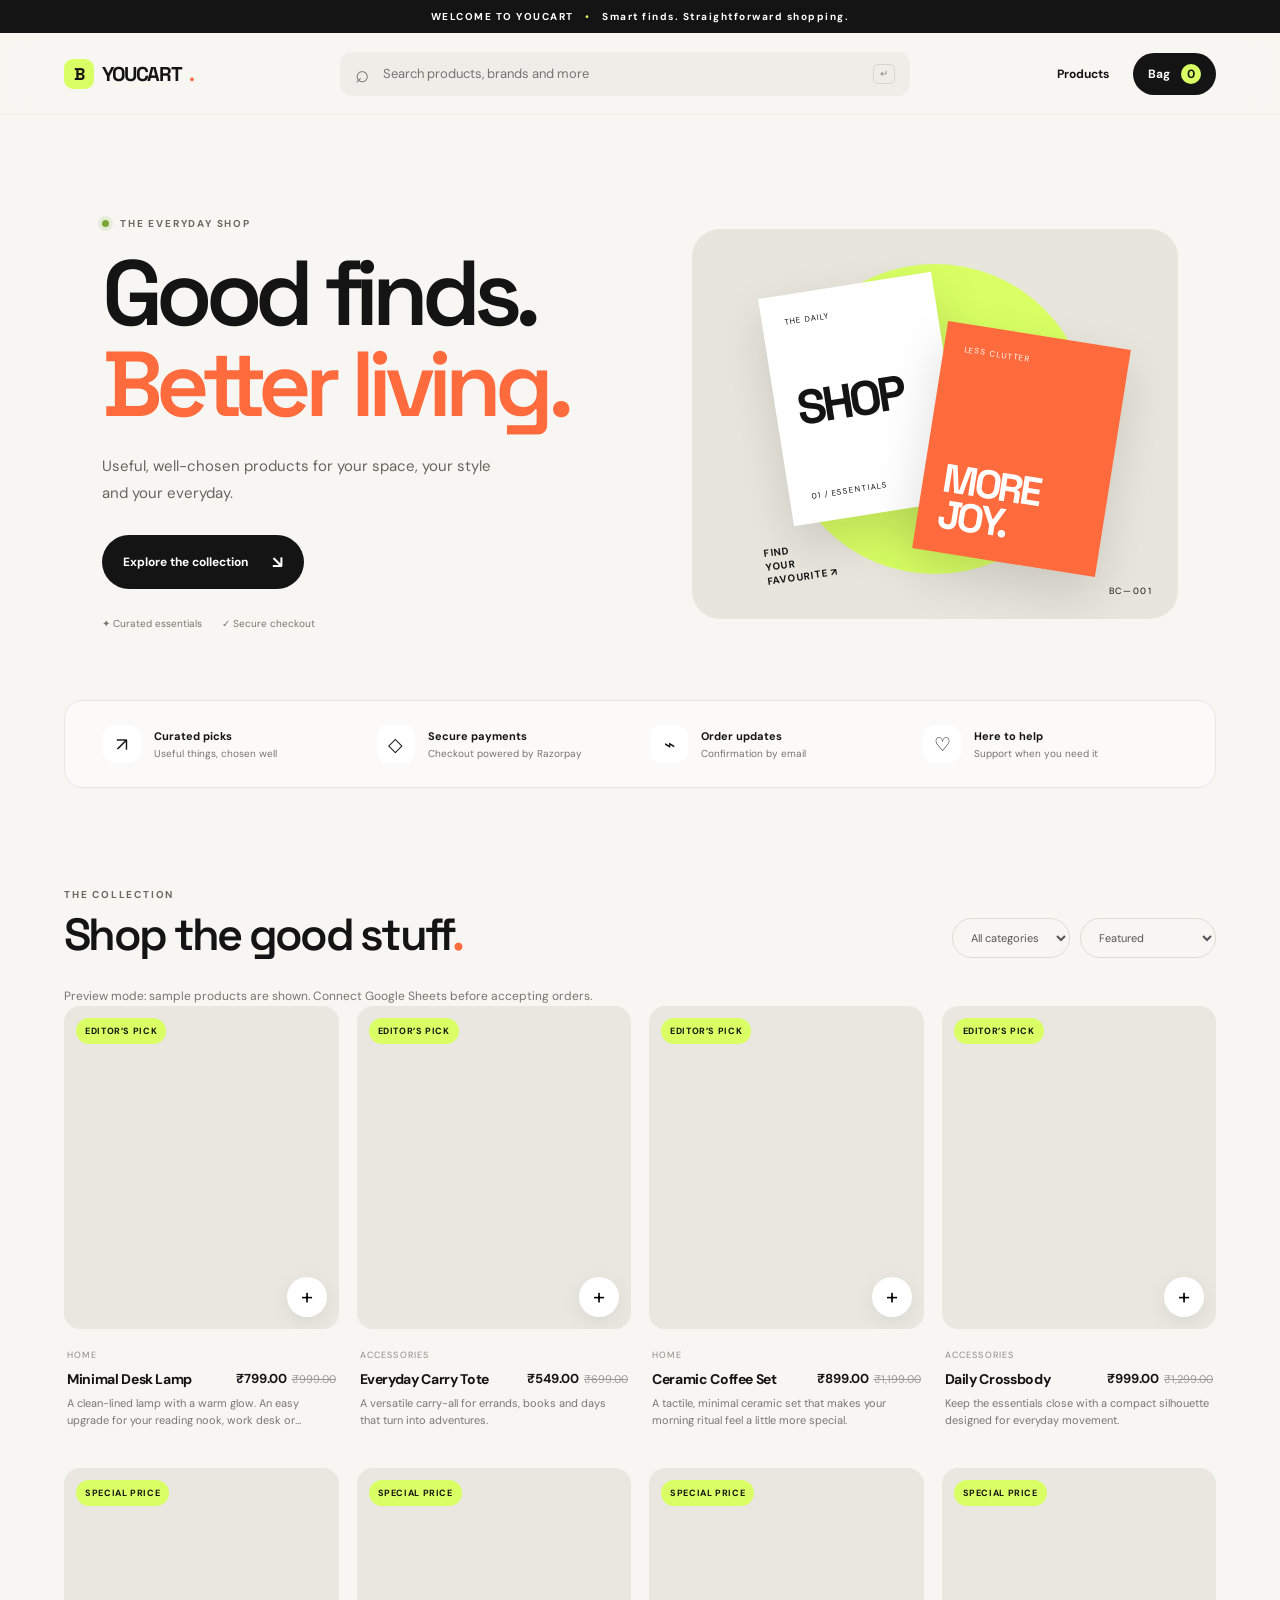
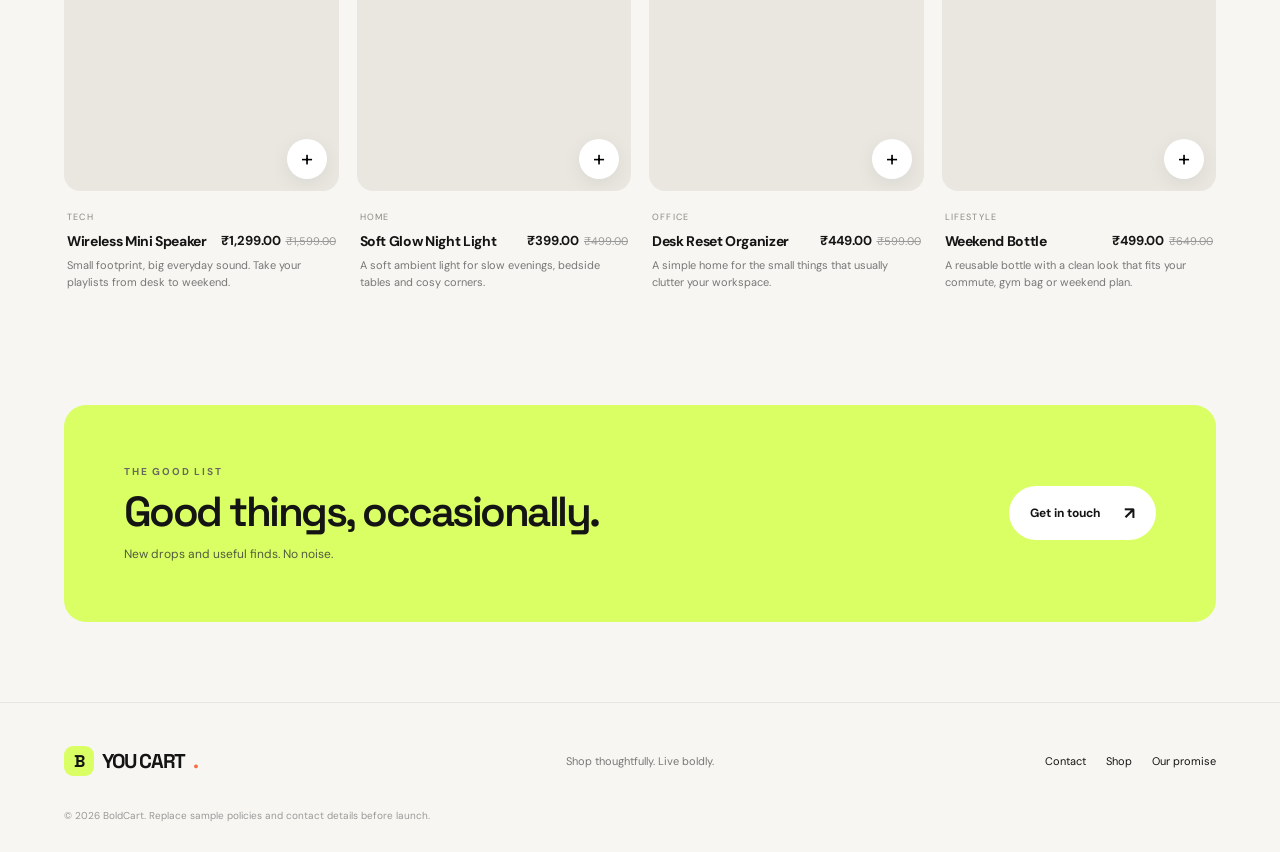
<file: index.html>
<!doctype html>
<html lang="en">
<head>
  <meta charset="utf-8">
  <meta name="viewport" content="width=device-width, initial-scale=1">
  <meta name="theme-color" content="#111827">
  <meta name="description" content="Shop smart with BoldCart. Modern finds for everyday living.">
  <title>YouCart — Shop Smart</title>
  <link rel="preconnect" href="https://fonts.googleapis.com">
  <link rel="preconnect" href="https://fonts.gstatic.com" crossorigin>
  <link href="https://fonts.googleapis.com/css2?family=DM+Sans:wght@400;500;600;700&family=Space+Grotesk:wght@500;600;700&display=swap" rel="stylesheet">
  <link rel="stylesheet" href="style.css">
  <script src="https://checkout.razorpay.com/v1/checkout.js" defer></script>
  <script src="app.js" defer></script>
</head>
<body>
  <div class="announcement">WELCOME TO YOUCART <span>•</span> Smart finds. Straightforward shopping.</div>
  <header class="site-header">
    <a class="brand" href="#" aria-label="BoldCart home"><span class="brand-mark">B</span> YOUCART<span class="brand-dot">.</span></a>
    <div class="search-wrap"><span aria-hidden="true">⌕</span><input id="searchInput" type="search" placeholder="Search products, brands and more" aria-label="Search products"><kbd>↵</kbd></div>
    <nav class="header-actions">
      <a href="#benefits" class="header-link">Products</a>
      <button id="cartOpen" class="cart-button" aria-label="Open shopping cart">Bag <span id="cartCount">0</span></button>
    </nav>
  </header>
  <main>
    <section class="hero">
      <div class="hero-copy">
        <p class="eyebrow"><span class="live-dot"></span> THE EVERYDAY SHOP</p>
        <h1>Good finds.<br><em>Better living.</em></h1>
        <p class="hero-subtitle">Useful, well-chosen products for your space, your style and your everyday.</p>
        <a class="primary-button" href="#shop">Explore the collection <span>↘</span></a>
        <div class="hero-proof"><span>✦ Curated essentials</span><span>✓ Secure checkout</span></div>
      </div>
      <div class="hero-art" role="img" aria-label="Minimal abstract product showcase">
        <div class="art-circle"></div><div class="art-card art-card-one"><span>THE DAILY</span><b>SHOP</b><small>01 / ESSENTIALS</small></div>
        <div class="art-card art-card-two"><span>LESS CLUTTER</span><b>MORE<br>JOY.</b></div>
        <div class="art-sticker">FIND<br>YOUR<br>FAVOURITE ↗</div>
        <div class="art-number">BC—001</div>
      </div>
    </section>
    <section class="trust-strip" id="benefits">
      <div><span>↗</span><p><b>Curated picks</b><small>Useful things, chosen well</small></p></div>
      <div><span>◇</span><p><b>Secure payments</b><small>Checkout powered by Razorpay</small></p></div>
      <div><span>⌁</span><p><b>Order updates</b><small>Confirmation by email</small></p></div>
      <div><span>♡</span><p><b>Here to help</b><small>Support when you need it</small></p></div>
    </section>
    <section class="shop-section" id="shop">
      <div class="section-heading"><div><p class="eyebrow">THE COLLECTION</p><h2>Shop the good stuff<span>.</span></h2></div><div class="catalog-controls"><select id="categoryFilter" aria-label="Filter category"><option value="all">All categories</option></select><select id="sortFilter" aria-label="Sort products"><option value="featured">Featured</option><option value="price-low">Price: low to high</option><option value="price-high">Price: high to low</option><option value="name">Name: A–Z</option></select></div></div>
      <div id="statusMessage" class="status-message" role="status">Loading the collection…</div>
      <div id="productGrid" class="product-grid"></div>
    </section>
    <section class="newsletter">
      <div><p class="eyebrow">THE GOOD LIST</p><h2>Good things, occasionally.</h2><p>New drops and useful finds. No noise.</p></div>
      <a class="secondary-button" href="mailto:hello@example.com?subject=BoldCart%20updates">Get in touch <span>↗</span></a>
    </section>
  </main>
  <footer class="site-footer"><a class="brand footer-brand" href="#"><span class="brand-mark">B</span>YOU CART<span class="brand-dot">.</span></a><p>Shop thoughtfully. Live boldly.</p><div><a href="mailto:hello@example.com">Contact</a><a href="#shop">Shop</a><a href="#benefits">Our promise</a></div><small>© <span id="year"></span> BoldCart. Replace sample policies and contact details before launch.</small></footer>

  <div id="productModal" class="modal" aria-hidden="true">
    <div class="modal-backdrop" data-close="product"></div><section class="modal-panel product-modal-panel" role="dialog" aria-modal="true" aria-labelledby="modalTitle">
      <button class="modal-close" data-close="product" aria-label="Close product details">×</button><div id="productDetail"></div>
    </section>
  </div>
  <div id="cartDrawer" class="drawer" aria-hidden="true">
    <div class="drawer-backdrop" data-close="cart"></div><aside class="drawer-panel" role="dialog" aria-modal="true" aria-labelledby="cartTitle">
      <div class="drawer-head"><div><p class="eyebrow">YOUR SELECTION</p><h2 id="cartTitle">Shopping bag</h2></div><button class="modal-close" data-close="cart" aria-label="Close cart">×</button></div>
      <div id="cartItems" class="cart-items"></div><div class="cart-bottom"><div class="subtotal-row"><span>Subtotal</span><b id="cartSubtotal">₹0</b></div><p class="microcopy">Shipping and final total are confirmed at checkout.</p><button id="checkoutStart" class="primary-button full-button">Continue to checkout <span>→</span></button><p class="microcopy centered">Secure payment powered by Razorpay</p></div>
    </aside>
  </div>
  <div id="checkoutModal" class="modal" aria-hidden="true">
    <div class="modal-backdrop" data-close="checkout"></div><section class="modal-panel checkout-panel" role="dialog" aria-modal="true" aria-labelledby="checkoutTitle">
      <button class="modal-close" data-close="checkout" aria-label="Close checkout">×</button><p class="eyebrow">ALMOST YOURS</p><h2 id="checkoutTitle">Delivery details</h2><p class="form-intro">Enter your delivery details. Payment is completed securely through Razorpay.</p>
      <form id="checkoutForm">
        <div class="form-grid"><label>Full name<input name="customerName" autocomplete="name" required maxlength="100"></label><label>Email address<input name="email" type="email" autocomplete="email" required maxlength="160"></label><label>Phone number<input name="phone" type="tel" autocomplete="tel" required maxlength="20"></label><label>Postal code<input name="postalCode" autocomplete="postal-code" required maxlength="12"></label><label class="wide">Address line 1<input name="address1" autocomplete="address-line1" required maxlength="200"></label><label class="wide">Address line 2 (optional)<input name="address2" autocomplete="address-line2" maxlength="200"></label><label>City<input name="city" autocomplete="address-level2" required maxlength="80"></label><label>State<input name="state" autocomplete="address-level1" required maxlength="80"></label><label class="wide">Country<input name="country" autocomplete="country-name" value="India" required maxlength="80"></label></div>
        <div class="checkout-total"><span>Order total</span><strong id="checkoutTotal">₹0</strong></div><button id="payButton" class="primary-button full-button" type="submit">Pay securely <span>↗</span></button><p id="checkoutMessage" class="status-message" role="status"></p><p class="microcopy centered">Your payment details are handled by Razorpay, not stored on this website.</p>
      </form>
    </section>
  </div>
  <div id="toast" class="toast" role="status" aria-live="polite"></div>
</body>
</html>
</file>
<file: style.css>
:root{--ink:#141414;--muted:#747474;--paper:#f7f6f2;--white:#fff;--line:#e8e6e0;--lime:#d9ff64;--orange:#ff6b3d;--radius:18px;--shadow:0 20px 60px #17171714}*{box-sizing:border-box}html{scroll-behavior:smooth}body{margin:0;background:var(--paper);color:var(--ink);font-family:"DM Sans",sans-serif}button,input,select{font:inherit}button,a,select{-webkit-tap-highlight-color:transparent}a{color:inherit;text-decoration:none}.announcement{background:var(--ink);color:white;text-align:center;font-size:10px;letter-spacing:.15em;font-weight:700;padding:10px 15px}.announcement span{color:var(--lime);padding:0 8px}.site-header{height:82px;padding:0 clamp(18px,5vw,76px);display:flex;align-items:center;gap:32px;background:#f7f6f2ed;position:sticky;top:0;z-index:10;border-bottom:1px solid #e8e6e088;backdrop-filter:blur(16px)}.brand{font:700 20px "Space Grotesk",sans-serif;letter-spacing:-.07em;display:flex;align-items:center;gap:8px;white-space:nowrap}.brand-mark{display:grid;place-items:center;width:30px;height:30px;background:var(--lime);border-radius:9px;font-size:17px;letter-spacing:-.08em}.brand-dot,.section-heading h2 span{color:var(--orange)}.search-wrap{display:flex;align-items:center;gap:12px;background:#eeede8;border:1px solid transparent;border-radius:12px;padding:0 14px;height:44px;flex:1;max-width:570px;margin:auto}.search-wrap:focus-within{border-color:#b6b6a9}.search-wrap>span{font-size:24px;color:#777}.search-wrap input{border:0;outline:0;background:transparent;width:100%;font-size:13px}.search-wrap kbd{font-size:10px;color:#888;border:1px solid #d7d5cd;border-radius:5px;padding:3px 6px}.header-actions{display:flex;align-items:center;gap:24px}.header-link{font-size:12px;font-weight:700;white-space:nowrap}.cart-button{background:var(--ink);color:white;border:0;border-radius:100px;padding:11px 15px;font-size:12px;font-weight:700;cursor:pointer;white-space:nowrap}.cart-button span{display:inline-grid;place-items:center;min-width:20px;height:20px;background:var(--lime);color:var(--ink);border-radius:50%;margin-left:8px}.hero{padding:clamp(48px,8vw,112px) clamp(22px,8vw,120px) 70px;display:grid;grid-template-columns:1fr .9fr;gap:50px;align-items:center;max-width:1500px;margin:auto;min-height:510px}.eyebrow{font-size:10px;font-weight:700;letter-spacing:.18em;color:#696960;margin:0 0 18px}.live-dot{display:inline-block;width:7px;height:7px;background:#79a832;border-radius:50%;margin-right:7px;box-shadow:0 0 0 4px #79a83220}.hero h1{font:600 clamp(50px,7.2vw,94px)/.98 "Space Grotesk",sans-serif;letter-spacing:-.075em;margin:0}.hero h1 em{font-style:normal;color:var(--orange)}.hero-subtitle{font-size:15px;line-height:1.8;color:#66665e;max-width:390px;margin:24px 0 28px}.primary-button,.secondary-button{display:inline-flex;align-items:center;justify-content:center;gap:24px;border:0;border-radius:100px;padding:16px 21px;background:var(--ink);color:white;font-size:12px;font-weight:700;cursor:pointer;transition:transform .2s,background .2s}.primary-button:hover,.secondary-button:hover{transform:translateY(-2px);background:#333}.primary-button span,.secondary-button span{font-size:17px}.hero-proof{display:flex;gap:20px;margin-top:28px;color:#77766d;font-size:10px}.hero-art{height:390px;position:relative;overflow:hidden;border-radius:28px;background:#e8e5dc;isolation:isolate}.art-circle{position:absolute;width:310px;height:310px;background:var(--lime);border-radius:50%;top:35px;left:calc(50% - 155px);z-index:-1}.art-card{position:absolute;display:flex;flex-direction:column;box-shadow:0 20px 50px #0002}.art-card-one{width:175px;height:230px;background:#fff;padding:22px;top:55px;left:17%;transform:rotate(-9deg);justify-content:space-between}.art-card-one span,.art-card-one small{font-size:8px;letter-spacing:.12em}.art-card-one b{font:700 48px/.85 "Space Grotesk";letter-spacing:-.08em}.art-card-two{width:185px;height:230px;background:var(--orange);color:white;padding:20px;right:13%;top:105px;transform:rotate(9deg);justify-content:space-between}.art-card-two span{font-size:8px;letter-spacing:.12em}.art-card-two b{font:700 40px/.9 "Space Grotesk";letter-spacing:-.08em}.art-sticker{position:absolute;bottom:35px;left:15%;font-size:10px;line-height:1.4;font-weight:700;letter-spacing:.08em;transform:rotate(-8deg)}.art-number{position:absolute;right:25px;bottom:22px;font-size:9px;letter-spacing:.18em}.trust-strip{display:grid;grid-template-columns:repeat(4,1fr);gap:20px;margin:0 clamp(18px,5vw,76px);padding:24px clamp(15px,3vw,42px);border:1px solid var(--line);border-radius:18px;background:#ffffff70}.trust-strip>div{display:flex;align-items:center;gap:13px}.trust-strip>div>span{display:grid;place-items:center;flex-shrink:0;width:38px;height:38px;border-radius:12px;background:white;font-size:19px}.trust-strip p{margin:0;display:flex;flex-direction:column;gap:4px}.trust-strip b{font-size:11px}.trust-strip small{font-size:10px;color:var(--muted)}.shop-section{padding:100px clamp(18px,5vw,76px);max-width:1600px;margin:auto}.section-heading{display:flex;align-items:end;justify-content:space-between;gap:25px;margin-bottom:30px}.section-heading .eyebrow{margin-bottom:10px}.section-heading h2,.newsletter h2,.drawer-head h2,.checkout-panel h2{font:600 clamp(28px,4vw,45px)/1.05 "Space Grotesk",sans-serif;letter-spacing:-.06em;margin:0}.catalog-controls{display:flex;gap:10px}.catalog-controls select{background:transparent;border:1px solid #dedcd4;border-radius:100px;padding:11px 14px;font-size:11px;color:#555;max-width:180px}.product-grid{display:grid;grid-template-columns:repeat(4,minmax(0,1fr));gap:25px 18px}.product-card{min-width:0;cursor:pointer}.product-image{aspect-ratio:4/4.7;border-radius:16px;background:#e9e7e0;overflow:hidden;position:relative}.product-image img{width:100%;height:100%;object-fit:cover;display:block;transition:transform .4s}.product-card:hover .product-image img{transform:scale(1.045)}.product-tag{position:absolute;top:12px;left:12px;background:var(--lime);font-size:9px;text-transform:uppercase;font-weight:700;letter-spacing:.07em;padding:7px 9px;border-radius:100px}.quick-add{position:absolute;right:12px;bottom:12px;width:40px;height:40px;border:0;border-radius:50%;background:white;font-size:22px;cursor:pointer;box-shadow:0 5px 20px #0001}.product-info{padding:13px 3px}.product-category{font-size:9px;text-transform:uppercase;letter-spacing:.13em;color:#8a8981}.product-title-row{display:flex;align-items:start;justify-content:space-between;gap:10px;margin:7px 0}.product-title{font-size:14px;font-weight:700;letter-spacing:-.025em;margin:0}.product-price{font-size:13px;font-weight:700;white-space:nowrap}.compare-price{color:#999;font-size:11px;text-decoration:line-through;margin-left:5px;font-weight:400}.product-desc{font-size:11px;color:#777;line-height:1.6;margin:0;display:-webkit-box;-webkit-line-clamp:2;-webkit-box-orient:vertical;overflow:hidden}.status-message{font-size:12px;color:#76766e;min-height:18px}.empty-state{padding:50px 20px;text-align:center;color:#777;grid-column:1/-1}.newsletter{margin:0 clamp(18px,5vw,76px) 80px;border-radius:22px;background:var(--lime);padding:clamp(28px,5vw,60px);display:flex;align-items:center;justify-content:space-between;gap:30px}.newsletter .eyebrow{margin-bottom:12px}.newsletter h2{font-size:clamp(27px,4vw,42px)}.newsletter p:not(.eyebrow){font-size:12px;color:#535b3d;margin-bottom:0}.secondary-button{background:white;color:var(--ink)}.secondary-button:hover{background:#f4f4f4}.site-footer{padding:40px clamp(18px,5vw,76px) 30px;border-top:1px solid var(--line);display:grid;grid-template-columns:1fr 1fr 1fr;gap:20px;align-items:center}.footer-brand{justify-self:start}.site-footer>p{font-size:11px;color:#777;justify-self:center}.site-footer>div{display:flex;gap:20px;justify-self:end;font-size:11px}.site-footer>small{grid-column:1/-1;font-size:10px;color:#999;margin-top:10px}.modal,.drawer{position:fixed;inset:0;z-index:30;display:none}.modal.open,.drawer.open{display:block}.modal-backdrop,.drawer-backdrop{position:absolute;inset:0;background:#111a;backdrop-filter:blur(4px)}.modal-panel{position:absolute;top:50%;left:50%;transform:translate(-50%,-50%);width:min(940px,calc(100% - 30px));max-height:calc(100% - 30px);overflow:auto;background:var(--paper);border-radius:22px;padding:32px;box-shadow:var(--shadow)}.modal-close{width:38px;height:38px;border:0;background:#eeede8;border-radius:50%;font-size:24px;cursor:pointer;display:grid;place-items:center}.product-modal-panel>.modal-close,.checkout-panel>.modal-close{position:absolute;right:18px;top:18px;z-index:2}.product-detail-layout{display:grid;grid-template-columns:1fr 1fr;gap:32px;padding:15px 0}.detail-main-image{width:100%;aspect-ratio:4/4.5;object-fit:cover;border-radius:16px;background:#e7e5df}.detail-thumbs{display:flex;gap:8px;overflow:auto;margin-top:10px}.detail-thumbs img{width:62px;height:62px;object-fit:cover;border-radius:9px;cursor:pointer;border:2px solid transparent}.detail-thumbs img.selected{border-color:var(--orange)}.detail-copy{padding:20px 0}.detail-copy h2{font:600 clamp(28px,4vw,40px)/1.05 "Space Grotesk";letter-spacing:-.06em;margin:8px 0 15px}.detail-copy p{font-size:13px;color:#696960;line-height:1.8}.detail-copy .detail-price{font-size:21px;font-weight:700;color:var(--ink)}.detail-copy .primary-button{margin-top:20px}.detail-video{width:100%;margin-top:18px;border-radius:14px;aspect-ratio:16/9;background:#111}.detail-video iframe,.detail-video video{width:100%;height:100%;border:0;border-radius:14px}.drawer-panel{position:absolute;right:0;top:0;height:100%;width:min(460px,100%);background:var(--paper);padding:28px;display:flex;flex-direction:column;box-shadow:var(--shadow)}.drawer-head{display:flex;align-items:center;justify-content:space-between;padding-bottom:20px;border-bottom:1px solid var(--line)}.drawer-head .eyebrow{margin-bottom:8px}.drawer-head h2{font-size:29px}.cart-items{flex:1;overflow:auto;padding:15px 0}.cart-row{display:grid;grid-template-columns:76px 1fr auto;gap:13px;padding:13px 0;border-bottom:1px solid var(--line)}.cart-row img{width:76px;height:86px;object-fit:cover;border-radius:10px;background:#e8e5dc}.cart-row h3{font-size:12px;margin:5px 0}.cart-row small{font-size:11px;color:#777}.qty-controls{display:flex;align-items:center;gap:10px;margin-top:10px}.qty-controls button{width:25px;height:25px;border:1px solid var(--line);border-radius:50%;background:white;cursor:pointer}.remove-item{background:transparent;border:0;color:#888;cursor:pointer;font-size:10px;text-decoration:underline;margin-top:6px}.cart-bottom{border-top:1px solid var(--line);padding-top:20px}.subtotal-row,.checkout-total{display:flex;align-items:center;justify-content:space-between;font-size:13px}.subtotal-row b,.checkout-total strong{font-size:18px}.microcopy{font-size:10px;color:#888;line-height:1.6}.centered{text-align:center}.full-button{width:100%;margin-top:14px}.checkout-panel{width:min(600px,calc(100% - 28px));padding:34px}.checkout-panel h2{font-size:34px}.form-intro{font-size:12px;color:#777;line-height:1.7;margin-bottom:24px}.form-grid{display:grid;grid-template-columns:1fr 1fr;gap:14px}.form-grid label{display:flex;flex-direction:column;gap:7px;font-size:11px;font-weight:700}.form-grid label.wide{grid-column:1/-1}.form-grid input{width:100%;border:1px solid #dedcd4;background:white;border-radius:9px;padding:12px;font-size:12px;outline:none}.form-grid input:focus{border-color:#777}.checkout-total{padding:20px 0 5px;border-top:1px solid var(--line);margin-top:20px}.toast{position:fixed;bottom:24px;left:50%;transform:translate(-50%,20px);opacity:0;pointer-events:none;z-index:60;background:var(--ink);color:white;padding:13px 18px;border-radius:100px;font-size:12px;box-shadow:var(--shadow);transition:.25s}.toast.show{opacity:1;transform:translate(-50%,0)}.toast.error{background:#a62c20}.no-scroll{overflow:hidden}@media(max-width:950px){.site-header{gap:15px}.header-link{display:none}.hero{gap:25px;padding-left:5vw;padding-right:5vw}.hero-art{height:340px}.art-card-one{left:10%;width:155px}.art-card-two{right:8%;width:160px}.trust-strip{grid-template-columns:repeat(2,1fr)}.product-grid{grid-template-columns:repeat(3,minmax(0,1fr))}.shop-section{padding-top:75px}}@media(max-width:650px){.site-header{height:auto;min-height:70px;flex-wrap:wrap;padding:14px 18px;gap:12px}.brand{font-size:18px}.brand-mark{width:27px;height:27px}.search-wrap{order:3;flex-basis:100%;max-width:none;height:40px}.header-actions{margin-left:auto}.hero{grid-template-columns:1fr;padding:55px 20px 45px;gap:32px}.hero h1{font-size:clamp(54px,14vw,78px)}.hero-art{height:320px}.art-card-one{left:15%;width:145px;height:205px}.art-card-one b{font-size:40px}.art-card-two{right:12%;width:155px;height:205px}.art-card-two b{font-size:36px}.trust-strip{margin:0 15px;padding:18px;gap:17px 10px}.trust-strip>div{gap:9px}.trust-strip>div>span{width:32px;height:32px}.trust-strip small{font-size:9px}.shop-section{padding:65px 15px}.section-heading{align-items:start;flex-direction:column}.catalog-controls{width:100%}.catalog-controls select{flex:1;max-width:none;min-width:0}.product-grid{grid-template-columns:repeat(2,minmax(0,1fr));gap:20px 12px}.product-image{border-radius:12px}.product-title-row{flex-direction:column;gap:5px}.product-title{font-size:13px}.newsletter{margin:0 15px 50px;align-items:start;flex-direction:column}.site-footer{grid-template-columns:1fr 1fr}.site-footer>p{display:none}.site-footer>div{gap:12px}.site-footer>small{font-size:9px}.modal-panel{padding:22px 18px}.product-detail-layout{grid-template-columns:1fr;gap:15px;padding-top:25px}.detail-main-image{aspect-ratio:4/3}.detail-copy{padding:0}.detail-copy h2{font-size:30px}.drawer-panel{padding:22px}.checkout-panel{padding:30px 20px}.form-grid{grid-template-columns:1fr}.form-grid label.wide{grid-column:auto}.checkout-panel h2{font-size:30px}}
</file>
